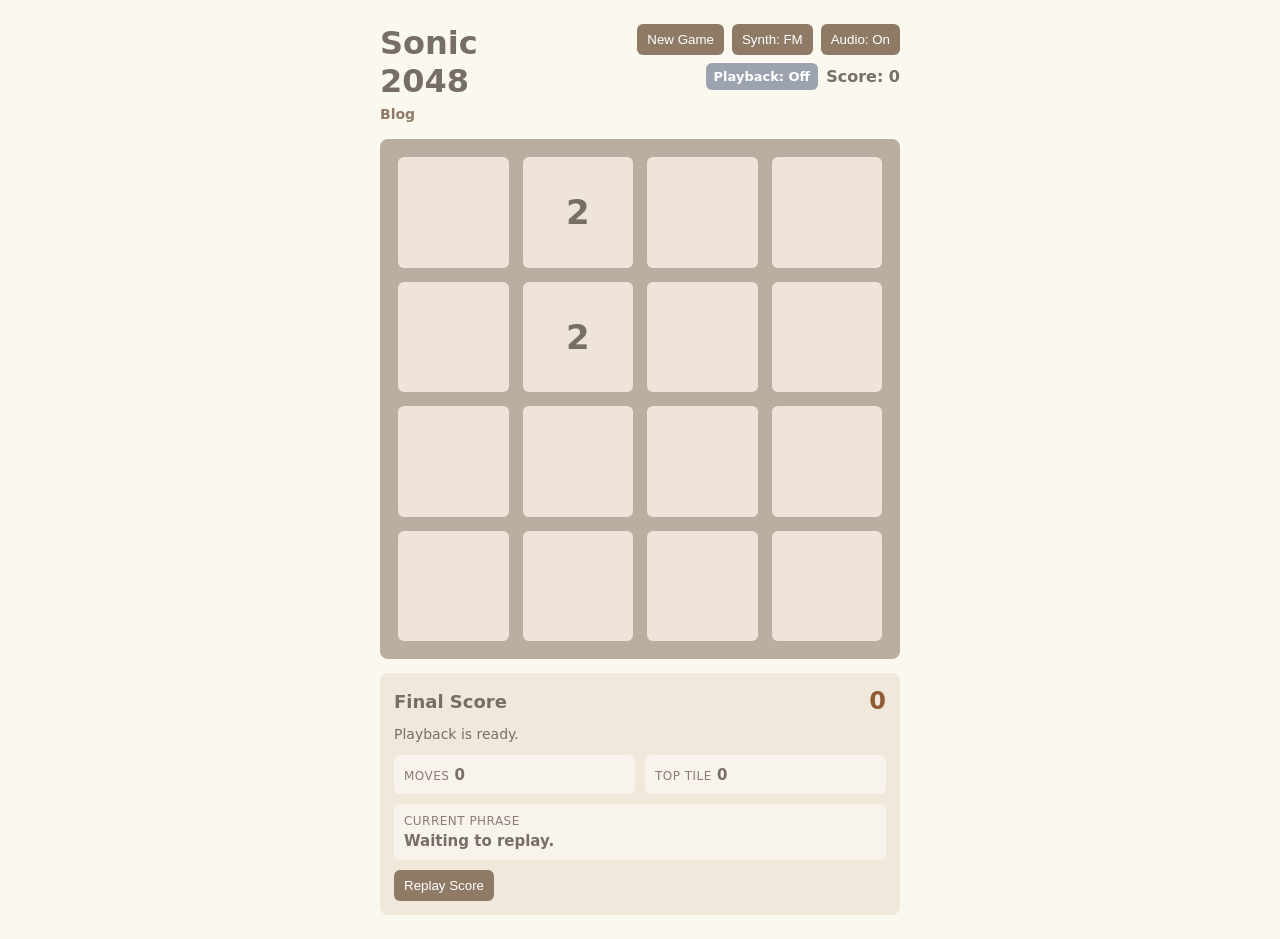
<file: index.html>
<!doctype html>
<html lang="en">
  <head>
    <meta charset="utf-8" />
    <meta name="viewport" content="width=device-width,initial-scale=1" />
    <title>Sonic 2048</title>
    <link rel="stylesheet" href="./src/ui.css">
  </head>
  <body>
    <div id="app">
      <header>
        <div>
          <h1>Sonic 2048</h1>
          <nav class="site-nav" aria-label="Site navigation">
            <a href="./blog.html">Blog</a>
          </nav>
        </div>
        <div class="controls">
          <button id="newGame">New Game</button>
          <button id="toggleSynth">Synth: FM</button>
          <button id="toggleAudio">Audio: On</button>
          <div id="playbackIndicator" class="playback" aria-hidden="true">Playback: Off</div>
          <div class="score">Score: <span id="score">0</span></div>
        </div>
      </header>

      <main>
        <div id="grid" class="grid"></div>
        <section id="recapPanel" class="recap-panel" aria-live="polite" hidden>
          <div class="recap-topline">
            <h2>Final Score</h2>
            <div id="recapScore" class="recap-score">0</div>
          </div>
          <p id="recapStatus" class="recap-status">Playback is ready.</p>
          <div class="recap-stats">
            <div class="recap-stat">
              <span class="label">Moves</span>
              <span id="recapMoves" class="value">0</span>
            </div>
            <div class="recap-stat">
              <span class="label">Top Tile</span>
              <span id="recapTopTile" class="value">0</span>
            </div>
          </div>
          <div class="recap-current">
            <span class="label">Current Phrase</span>
            <span id="recapCurrentMove" class="value">Waiting to replay.</span>
          </div>
          <div class="recap-actions">
            <button id="replayRecap">Replay Score</button>
          </div>
        </section>
      </main>
    </div>

    <script type="module" src="./src/ui.js"></script>
  </body>
</html>
</file>
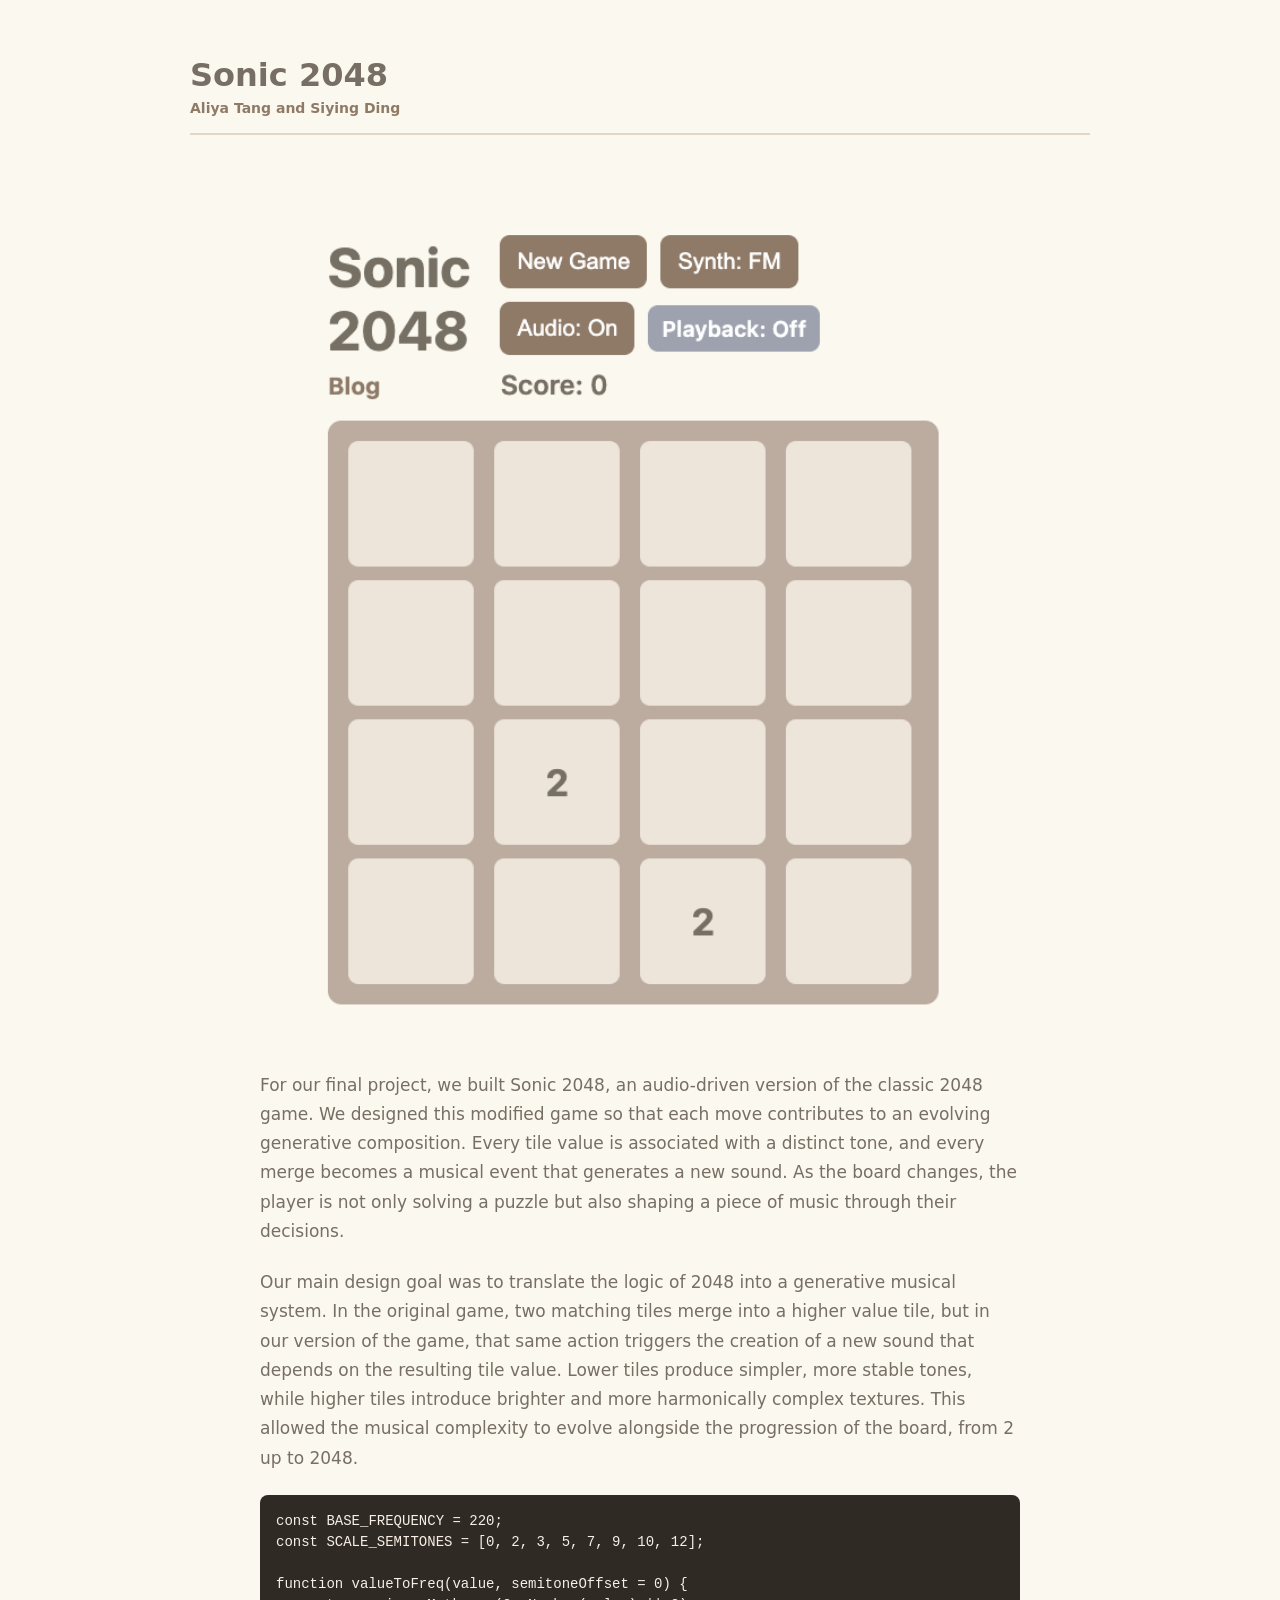
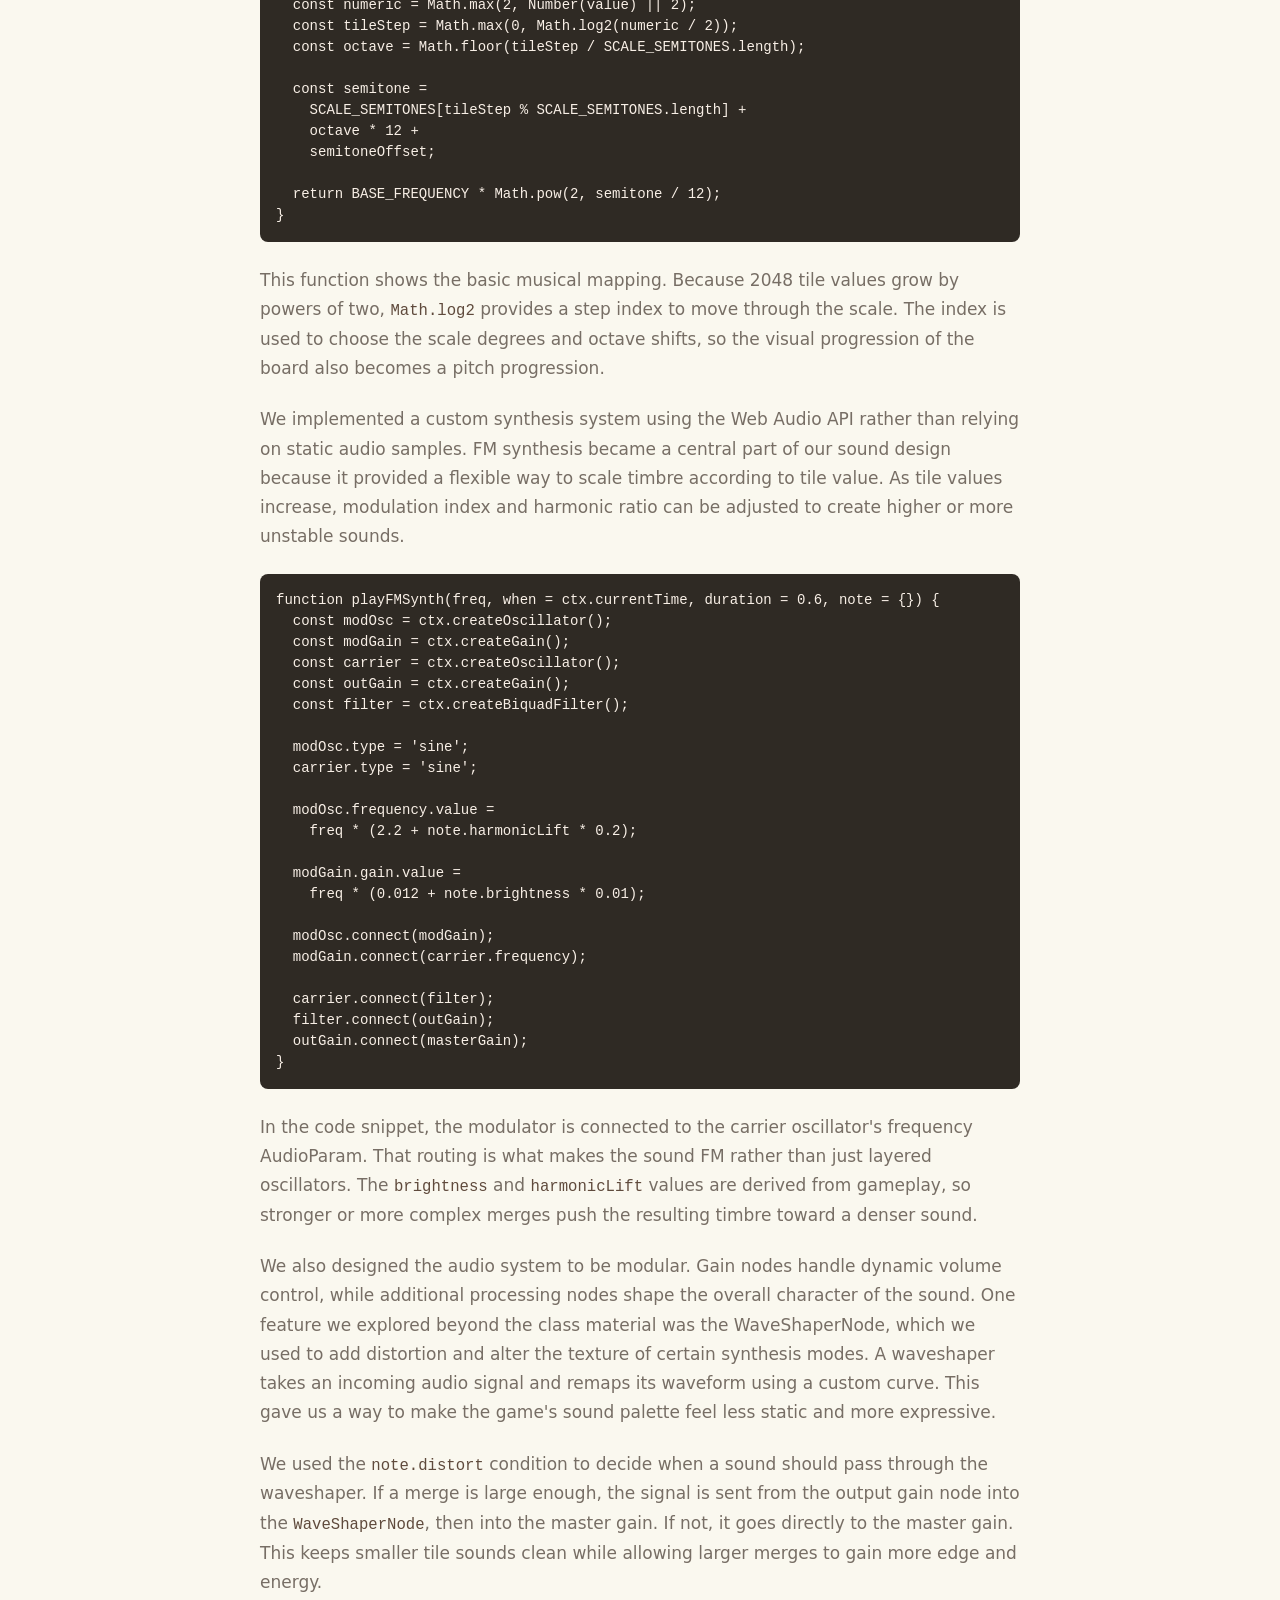
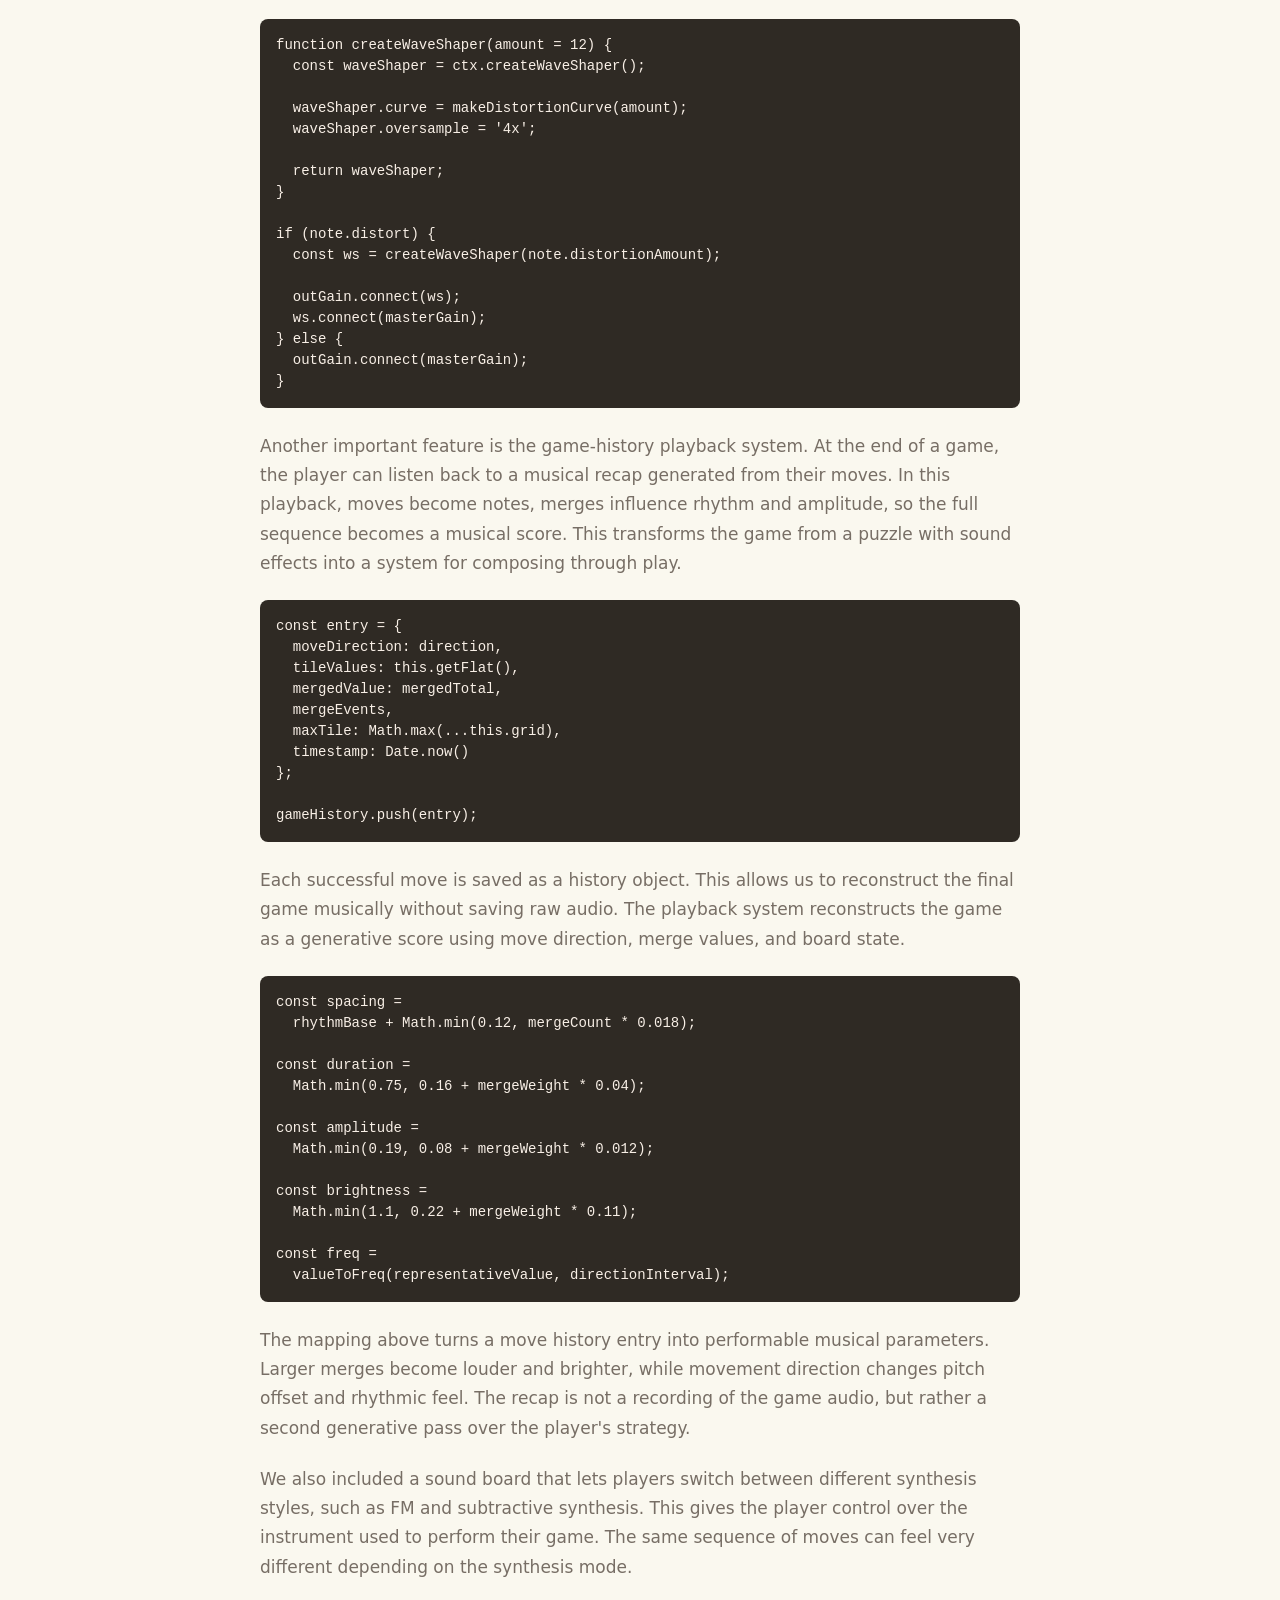
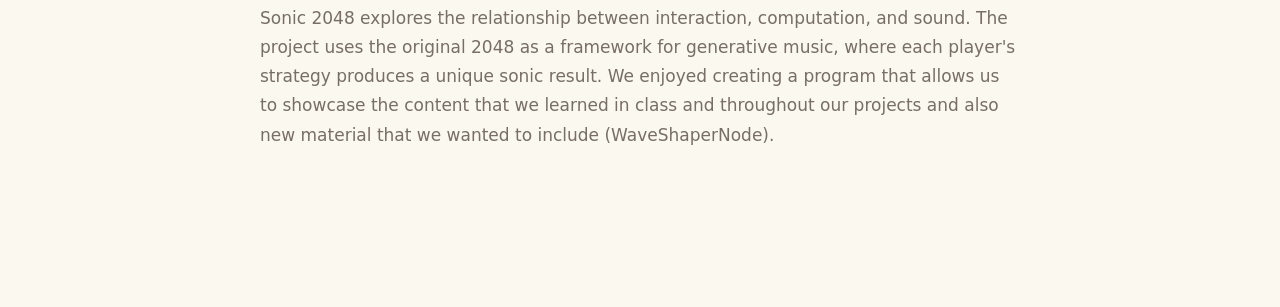
<file: blog.html>
<!doctype html>
<html lang="en">
  <head>
    <meta charset="utf-8" />
    <meta name="viewport" content="width=device-width,initial-scale=1" />
    <title>Sonic 2048 Blog</title>
    <link rel="stylesheet" href="./src/ui.css">
  </head>

  <body class="blog-page">
    <div id="app" class="blog-app">

      <header>
        <div>
          <h1>Sonic 2048</h1>

          <nav class="site-nav" aria-label="Site navigation">
            <a href="./index.html">Aliya Tang and Siying Ding</a>
          </nav>
        </div>
      </header>

      <main>
        <article class="blog-post">

          <img
            src="./assets/sonic2048.png"
            alt="Screenshot of Sonic 2048 game board"
          />

          <p>
            For our final project, we built Sonic 2048, an audio-driven version
            of the classic 2048 game. We designed this modified game so that
            each move contributes to an evolving generative composition. Every
            tile value is associated with a distinct tone, and every merge
            becomes a musical event that generates a new sound. As the board
            changes, the player is not only solving a puzzle but also shaping a
            piece of music through their decisions.
          </p>

          <p>
            Our main design goal was to translate the logic of 2048 into a
            generative musical system. In the original game, two matching tiles
            merge into a higher value tile, but in our version of the game, that
            same action triggers the creation of a new sound that depends on the
            resulting tile value. Lower tiles produce simpler, more stable
            tones, while higher tiles introduce brighter and more harmonically
            complex textures. This allowed the musical complexity to evolve
            alongside the progression of the board, from 2 up to 2048.
          </p>

<pre><code>const BASE_FREQUENCY = 220;
const SCALE_SEMITONES = [0, 2, 3, 5, 7, 9, 10, 12];

function valueToFreq(value, semitoneOffset = 0) {
  const numeric = Math.max(2, Number(value) || 2);
  const tileStep = Math.max(0, Math.log2(numeric / 2));
  const octave = Math.floor(tileStep / SCALE_SEMITONES.length);

  const semitone =
    SCALE_SEMITONES[tileStep % SCALE_SEMITONES.length] +
    octave * 12 +
    semitoneOffset;

  return BASE_FREQUENCY * Math.pow(2, semitone / 12);
}</code></pre>

          <p>
            This function shows the basic musical mapping. Because 2048 tile
            values grow by powers of two, <code>Math.log2</code> provides a step
            index to move through the scale. The index is used to choose the
            scale degrees and octave shifts, so the visual progression of the
            board also becomes a pitch progression.
          </p>

          <p>
            We implemented a custom synthesis system using the Web Audio API
            rather than relying on static audio samples. FM synthesis became a
            central part of our sound design because it provided a flexible way
            to scale timbre according to tile value. As tile values increase,
            modulation index and harmonic ratio can be adjusted to create higher
            or more unstable sounds.
          </p>

<pre><code>function playFMSynth(freq, when = ctx.currentTime, duration = 0.6, note = {}) {
  const modOsc = ctx.createOscillator();
  const modGain = ctx.createGain();
  const carrier = ctx.createOscillator();
  const outGain = ctx.createGain();
  const filter = ctx.createBiquadFilter();

  modOsc.type = 'sine';
  carrier.type = 'sine';

  modOsc.frequency.value =
    freq * (2.2 + note.harmonicLift * 0.2);

  modGain.gain.value =
    freq * (0.012 + note.brightness * 0.01);

  modOsc.connect(modGain);
  modGain.connect(carrier.frequency);

  carrier.connect(filter);
  filter.connect(outGain);
  outGain.connect(masterGain);
}</code></pre>

          <p>
            In the code snippet, the modulator is connected to the carrier
            oscillator's frequency AudioParam. That routing is what makes the
            sound FM rather than just layered oscillators. The
            <code>brightness</code> and <code>harmonicLift</code> values are
            derived from gameplay, so stronger or more complex merges push the
            resulting timbre toward a denser sound.
          </p>

          <p>
            We also designed the audio system to be modular. Gain nodes handle
            dynamic volume control, while additional processing nodes shape the
            overall character of the sound. One feature we explored beyond the
            class material was the WaveShaperNode, which we used to add
            distortion and alter the texture of certain synthesis modes. A
            waveshaper takes an incoming audio signal and remaps its waveform
            using a custom curve. This gave us a way to make the game's sound
            palette feel less static and more expressive.
          </p>

          <p>
            We used the <code>note.distort</code> condition to decide when a
            sound should pass through the waveshaper. If a merge is large
            enough, the signal is sent from the output gain node into the
            <code>WaveShaperNode</code>, then into the master gain. If not, it
            goes directly to the master gain. This keeps smaller tile sounds
            clean while allowing larger merges to gain more edge and energy.
          </p>

<pre><code>function createWaveShaper(amount = 12) {
  const waveShaper = ctx.createWaveShaper();

  waveShaper.curve = makeDistortionCurve(amount);
  waveShaper.oversample = '4x';

  return waveShaper;
}

if (note.distort) {
  const ws = createWaveShaper(note.distortionAmount);

  outGain.connect(ws);
  ws.connect(masterGain);
} else {
  outGain.connect(masterGain);
}</code></pre>

          <p>
            Another important feature is the game-history playback system. At
            the end of a game, the player can listen back to a musical recap
            generated from their moves. In this playback, moves become notes,
            merges influence rhythm and amplitude, so the full sequence becomes
            a musical score. This transforms the game from a puzzle with sound
            effects into a system for composing through play.
          </p>

<pre><code>const entry = {
  moveDirection: direction,
  tileValues: this.getFlat(),
  mergedValue: mergedTotal,
  mergeEvents,
  maxTile: Math.max(...this.grid),
  timestamp: Date.now()
};

gameHistory.push(entry);</code></pre>

          <p>
            Each successful move is saved as a history object. This allows us to
            reconstruct the final game musically without saving raw audio. The
            playback system reconstructs the game as a generative score using
            move direction, merge values, and board state.
          </p>

<pre><code>const spacing =
  rhythmBase + Math.min(0.12, mergeCount * 0.018);

const duration =
  Math.min(0.75, 0.16 + mergeWeight * 0.04);

const amplitude =
  Math.min(0.19, 0.08 + mergeWeight * 0.012);

const brightness =
  Math.min(1.1, 0.22 + mergeWeight * 0.11);

const freq =
  valueToFreq(representativeValue, directionInterval);</code></pre>

          <p>
            The mapping above turns a move history entry into performable
            musical parameters. Larger merges become louder and brighter, while
            movement direction changes pitch offset and rhythmic feel. The
            recap is not a recording of the game audio, but rather a second
            generative pass over the player's strategy.
          </p>

          <p>
            We also included a sound board that lets players switch between
            different synthesis styles, such as FM and subtractive synthesis.
            This gives the player control over the instrument used to perform
            their game. The same sequence of moves can feel very different
            depending on the synthesis mode.
          </p>

          <p>
            Sonic 2048 explores the relationship between interaction,
            computation, and sound. The project uses the original 2048 as a
            framework for generative music, where each player's strategy
            produces a unique sonic result. We enjoyed creating a program that
            allows us to showcase the content that we learned in class and
            throughout our projects and also new material that we wanted to
            include (WaveShaperNode).
          </p>

        </article>
      </main>

    </div>
  </body>
</html>
</file>
<file: src/ui.css>
:root{
  --bg:#faf8ef;
  --cell:#cdc1b4;
  --empty:#eee4da;
  --font:#776e65;
}
*{box-sizing:border-box}
body{font-family:system-ui,Arial;margin:0;background:var(--bg);color:var(--font);display:flex;align-items:center;justify-content:center;min-height:100vh;padding:24px}
#app{width:min(520px,100%)}
header{display:flex;align-items:flex-start;justify-content:space-between;gap:18px;margin-bottom:16px}
h1{margin:0}
.site-nav{margin-top:4px}
.site-nav a{color:#8f7a66;font-size:14px;font-weight:700;text-decoration:none}
.site-nav a:hover{text-decoration:underline}
.controls{display:flex;gap:8px;align-items:center;justify-content:flex-end;flex-wrap:wrap}
.playback{padding:6px 8px;border-radius:6px;background:#3b82f6;color:white;font-weight:600;font-size:13px;transition:transform .12s ease,background .12s ease,opacity .12s ease}
.playback.off{background:#9ca3af}
button{padding:8px 10px;border-radius:6px;border:0;background:#8f7a66;color:white;cursor:pointer}
button:disabled{opacity:.6;cursor:not-allowed}
.score{font-weight:600}
.grid{display:grid;grid-template-columns:repeat(4,minmax(0,1fr));gap:clamp(8px,2vw,14px);background:#bbada0;padding:clamp(12px,2.5vw,18px);border-radius:8px;transition:transform .16s ease,box-shadow .16s ease,background-color .16s ease}
.grid.recap-pulse{box-shadow:0 0 0 4px rgba(59,130,246,.18);background:#b19f8d}
.grid.recap-pulse[data-recap-direction="up"]{transform:translateY(-4px)}
.grid.recap-pulse[data-recap-direction="down"]{transform:translateY(4px)}
.grid.recap-pulse[data-recap-direction="left"]{transform:translateX(-4px)}
.grid.recap-pulse[data-recap-direction="right"]{transform:translateX(4px)}
.cell{width:100%;aspect-ratio:1;border-radius:6px;display:flex;align-items:center;justify-content:center;font-weight:700;font-size:clamp(22px,6vw,34px);transition:transform .14s ease,filter .14s ease}
.grid.recap-pulse .cell{transform:scale(1.03);filter:saturate(1.08)}
.grid.recap-board .cell{box-shadow:inset 0 0 0 2px rgba(59,130,246,.12)}
.cell.empty{background:var(--empty);color:#776e65}
.cell.v2{background:#eee4da;color:#776e65}
.cell.v4{background:#ede0c8;color:#776e65}
.cell.v8{background:#f2b179;color:#fff}
.cell.v16{background:#f59563;color:#fff}
.cell.v32{background:#f67c5f;color:#fff}
.cell.v64{background:#f65e3b;color:#fff}
.cell.v128,.cell.v256,.cell.v512{background:#edcf72;color:#fff;font-size:clamp(18px,5vw,30px)}
.cell.v256{background:#edcc61}
.cell.v512{background:#edc850}
.cell.v1024,.cell.v2048{background:#edc53f;color:#fff;font-size:clamp(16px,4.3vw,26px)}
.cell.v2048{background:#edc22e}
.recap-panel{margin-top:14px;padding:14px;border-radius:8px;background:#f1e8dc;display:grid;gap:10px}
.recap-topline{display:flex;align-items:center;justify-content:space-between}
.recap-topline h2{margin:0;font-size:18px}
.recap-score{font-size:24px;font-weight:700;color:#8f5b33}
.recap-status{margin:0;font-size:14px;line-height:1.4}
.recap-stats{display:grid;grid-template-columns:repeat(2,1fr);gap:10px}
.recap-stat,.recap-current{padding:10px;border-radius:6px;background:rgba(255,255,255,.5)}
.recap-current{display:grid;gap:4px}
.recap-actions{display:flex;justify-content:flex-start}
.label{font-size:12px;text-transform:uppercase;letter-spacing:.04em;color:#8a7d72}
.value{font-size:15px;font-weight:600}
.blog-page{display:block;height:auto;min-height:100vh;padding:clamp(24px,5vw,56px) clamp(18px,6vw,72px)}
#app.blog-app{width:min(900px,100%);margin:0 auto}
.blog-app header{border-bottom:2px solid #e2d6c8;padding-bottom:16px;margin-bottom:clamp(28px,5vw,48px)}
.blog-post{font-size:clamp(17px,1.2vw,19px);line-height:1.72}
.blog-post img{display:block;width:min(100%,760px);height:auto;margin:0 auto clamp(28px,5vw,44px);border-radius:8px}
.blog-post p{max-width:760px;margin:0 auto 22px}
.blog-post code{font-family:"SFMono-Regular",Consolas,"Liberation Mono",monospace;font-size:.92em;color:#5f4a3c}
.blog-post pre{width:min(100%,760px);margin:0 auto 24px;padding:16px;overflow:auto;border-radius:8px;background:#2f2a24;color:#f8efe6;font-size:14px;line-height:1.5}
.blog-post pre code{color:inherit;font-size:inherit}

@media (max-width:520px){
  body{padding:16px 14px;align-items:flex-start}
  header{display:grid;gap:12px}
  .controls{justify-content:flex-start}
  .blog-page{padding:20px 14px}
  #app.blog-app{width:100%}
  .blog-post img{border-radius:6px}
  .blog-post pre{font-size:13px;padding:14px}
}
</file>
